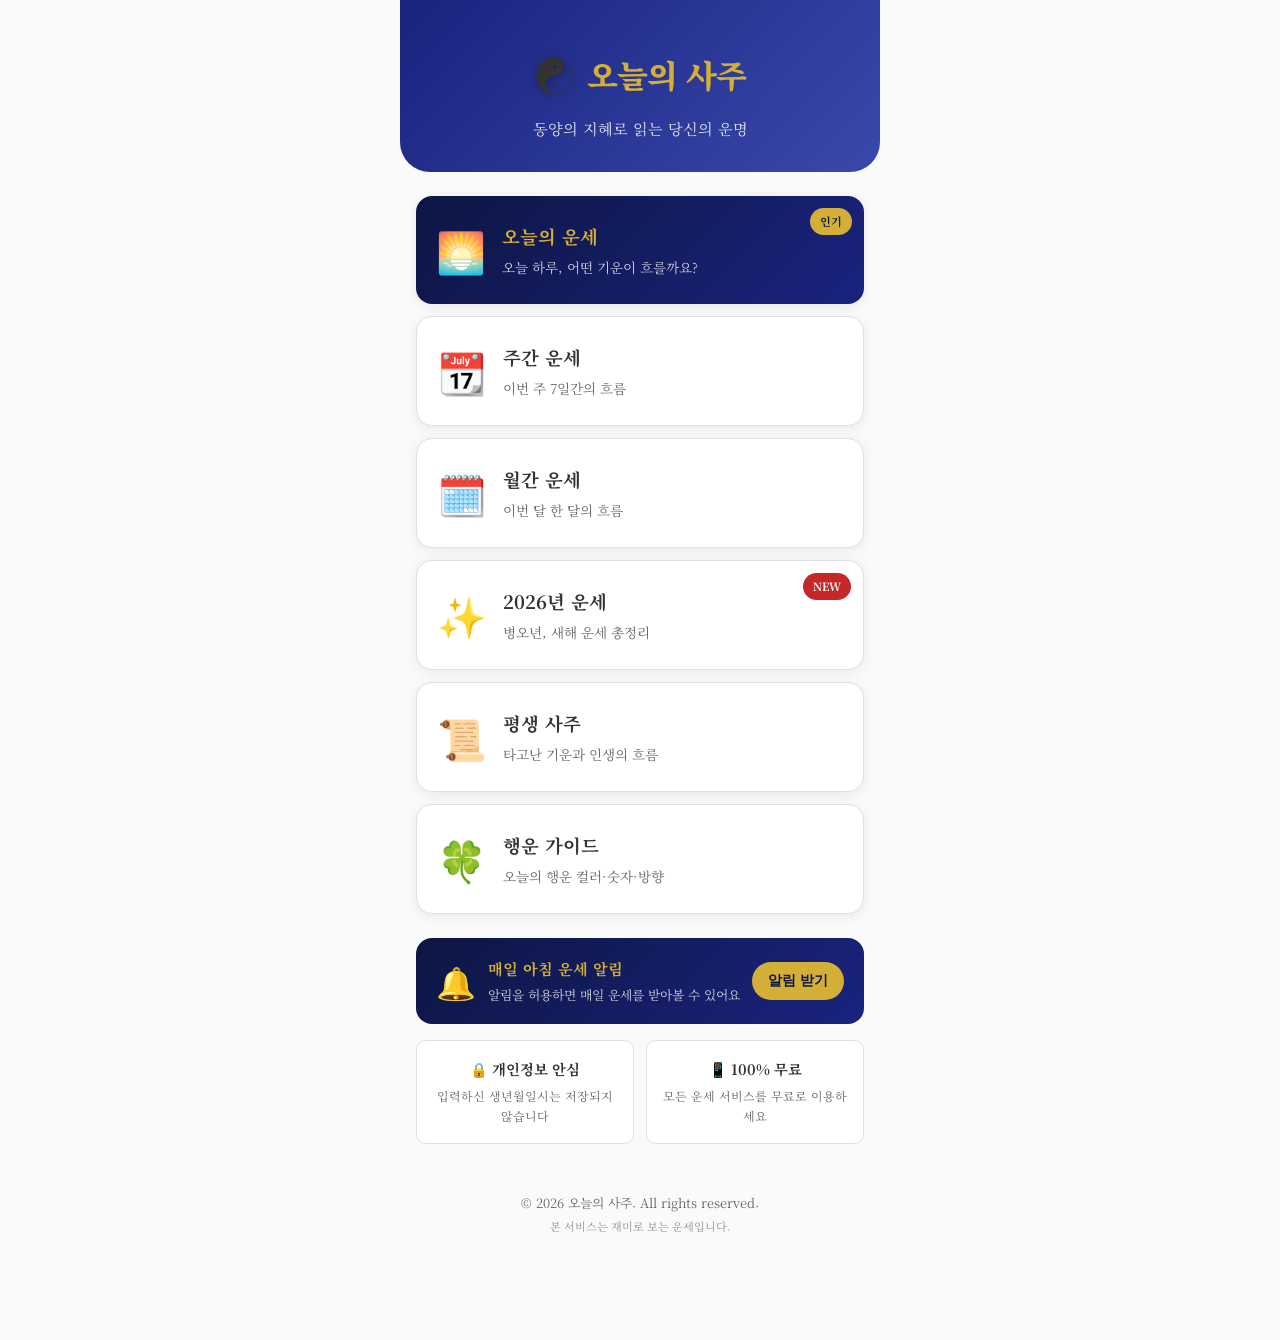
<file: index.html>
<!DOCTYPE html>
<html lang="ko">
<head>
    <meta charset="UTF-8">
    <meta name="viewport" content="width=device-width, initial-scale=1.0">
    <title>오늘의 사주 - 당신의 운세를 확인하세요</title>
    <link rel="stylesheet" href="style.css">
    <link rel="manifest" href="manifest.json">
    <meta name="theme-color" content="#D4AF37">
    <meta name="description" content="오늘의 사주 - 무료 사주팔자, 오늘의 운세, 2026년 운세를 확인하세요">
    <meta property="og:title" content="오늘의 사주">
    <meta property="og:description" content="당신의 운세를 확인하세요">
    <link rel="preconnect" href="https://fonts.googleapis.com">
    <link href="https://fonts.googleapis.com/css2?family=Noto+Serif+KR:wght@400;500;700;900&display=swap" rel="stylesheet">
    <link rel="apple-touch-icon" href="icon-192.png">
    <script async src="https://pagead2.googlesyndication.com/pagead/js/adsbygoogle.js?client=ca-pub-2106794404900276"
     crossorigin="anonymous"></script>
</head>
<body>
    <!-- 상단 배너 광고 -->
    <ins class="adsbygoogle"
         style="display:block"
         data-ad-client="ca-pub-2106794404900276"
         data-ad-slot="1956935995"
         data-ad-format="auto"
         data-full-width-responsive="true"></ins>
    <script>
         (adsbygoogle = window.adsbygoogle || []).push({});
    </script>

    <div class="container">
        <header class="main-header">
            <div class="logo">
                <span class="logo-icon">☯</span>
                <h1>오늘의 사주</h1>
            </div>
            <p class="tagline">동양의 지혜로 읽는 당신의 운명</p>
        </header>

        <main class="menu-section">
            <div class="menu-grid">
                <!-- 오늘의 운세 -->
                <a href="input.html?type=today" class="menu-card featured">
                    <div class="card-icon">🌅</div>
                    <div class="card-content">
                        <h2>오늘의 운세</h2>
                        <p>오늘 하루, 어떤 기운이 흐를까요?</p>
                    </div>
                    <span class="card-badge">인기</span>
                </a>

                <!-- 주간 운세 -->
                <a href="input.html?type=weekly" class="menu-card">
                    <div class="card-icon">📆</div>
                    <div class="card-content">
                        <h2>주간 운세</h2>
                        <p>이번 주 7일간의 흐름</p>
                    </div>
                </a>

                <!-- 월간 운세 -->
                <a href="input.html?type=monthly" class="menu-card">
                    <div class="card-icon">🗓️</div>
                    <div class="card-content">
                        <h2>월간 운세</h2>
                        <p>이번 달 한 달의 흐름</p>
                    </div>
                </a>

                <!-- 2026년 운세 -->
                <a href="input.html?type=year2026" class="menu-card">
                    <div class="card-icon">✨</div>
                    <div class="card-content">
                        <h2>2026년 운세</h2>
                        <p>병오년, 새해 운세 총정리</p>
                    </div>
                    <span class="card-badge new">NEW</span>
                </a>

                <!-- 평생 사주 -->
                <a href="input.html?type=lifetime" class="menu-card">
                    <div class="card-icon">📜</div>
                    <div class="card-content">
                        <h2>평생 사주</h2>
                        <p>타고난 기운과 인생의 흐름</p>
                    </div>
                </a>

                <!-- 행운 가이드 -->
                <a href="input.html?type=luck" class="menu-card">
                    <div class="card-icon">🍀</div>
                    <div class="card-content">
                        <h2>행운 가이드</h2>
                        <p>오늘의 행운 컬러·숫자·방향</p>
                    </div>
                </a>
            </div>
        </main>

        <!-- 중간 피드 광고 -->
        <ins class="adsbygoogle"
             style="display:block"
             data-ad-format="fluid"
             data-ad-client="ca-pub-2106794404900276"
             data-ad-slot="1956935995"></ins>
        <script>
             (adsbygoogle = window.adsbygoogle || []).push({});
        </script>

        <!-- 알림 신청 배너 -->
        <section class="notification-banner" id="notification-banner">
            <div class="banner-content">
                <span class="banner-icon">🔔</span>
                <div class="banner-text">
                    <strong>매일 아침 운세 알림</strong>
                    <p>알림을 허용하면 매일 운세를 받아볼 수 있어요</p>
                </div>
                <button class="banner-btn" id="subscribe-notification">알림 받기</button>
            </div>
        </section>

        <section class="info-section">
            <div class="info-card">
                <h3>🔒 개인정보 안심</h3>
                <p>입력하신 생년월일시는 저장되지 않습니다</p>
            </div>
            <div class="info-card">
                <h3>📱 100% 무료</h3>
                <p>모든 운세 서비스를 무료로 이용하세요</p>
            </div>
        </section>

        <footer class="main-footer">
            <p>© 2026 오늘의 사주. All rights reserved.</p>
            <p class="disclaimer">본 서비스는 재미로 보는 운세입니다.</p>
        </footer>
    </div>

    <script src="main.js"></script>
    <script src="notification.js"></script>
    <script>
        // 이미 입력한 데이터가 있으면 바로 결과 보기 가능
        document.addEventListener('DOMContentLoaded', () => {
            const sajuData = sessionStorage.getItem('sajuData');

            if (sajuData) {
                // 메뉴 카드 클릭 시 바로 결과 페이지로
                document.querySelectorAll('.menu-card').forEach(card => {
                    card.addEventListener('click', (e) => {
                        e.preventDefault();
                        const href = card.getAttribute('href');
                        const type = new URLSearchParams(href.split('?')[1]).get('type');

                        const data = JSON.parse(sajuData);
                        data.type = type;
                        sessionStorage.setItem('sajuData', JSON.stringify(data));

                        window.location.href = 'loading.html';
                    });
                });

                // 저장된 정보 표시
                const data = JSON.parse(sajuData);
                const infoSection = document.querySelector('.info-section');
                const savedInfoHTML = `
                    <div class="info-card saved-info" style="grid-column: 1 / -1; background: linear-gradient(135deg, #1a237e, #3949ab); color: white;">
                        <h3 style="color: #D4AF37;">✨ 저장된 생년월일</h3>
                        <p style="color: rgba(255,255,255,0.9);">${data.year}년 ${data.month}월 ${data.day}일</p>
                        <button id="reset-data" style="margin-top: 10px; padding: 8px 16px; background: rgba(255,255,255,0.2); border: 1px solid rgba(255,255,255,0.3); color: white; border-radius: 20px; cursor: pointer; font-size: 0.8rem;">다른 생년월일로 보기</button>
                    </div>
                `;
                infoSection.insertAdjacentHTML('afterbegin', savedInfoHTML);

                // 리셋 버튼
                document.getElementById('reset-data').addEventListener('click', (e) => {
                    e.stopPropagation();
                    sessionStorage.removeItem('sajuData');
                    window.location.reload();
                });
            }

            // 알림 배너 처리
            const notificationBanner = document.getElementById('notification-banner');
            const subscribeBtn = document.getElementById('subscribe-notification');

            if (isNotificationSubscribed()) {
                // 이미 구독 중이면 배너 숨김
                notificationBanner.style.display = 'none';
            }

            subscribeBtn?.addEventListener('click', async () => {
                const success = await subscribeNotification();
                if (success) {
                    notificationBanner.style.display = 'none';
                }
            });
        });
    </script>
</body>
</html>
</file>
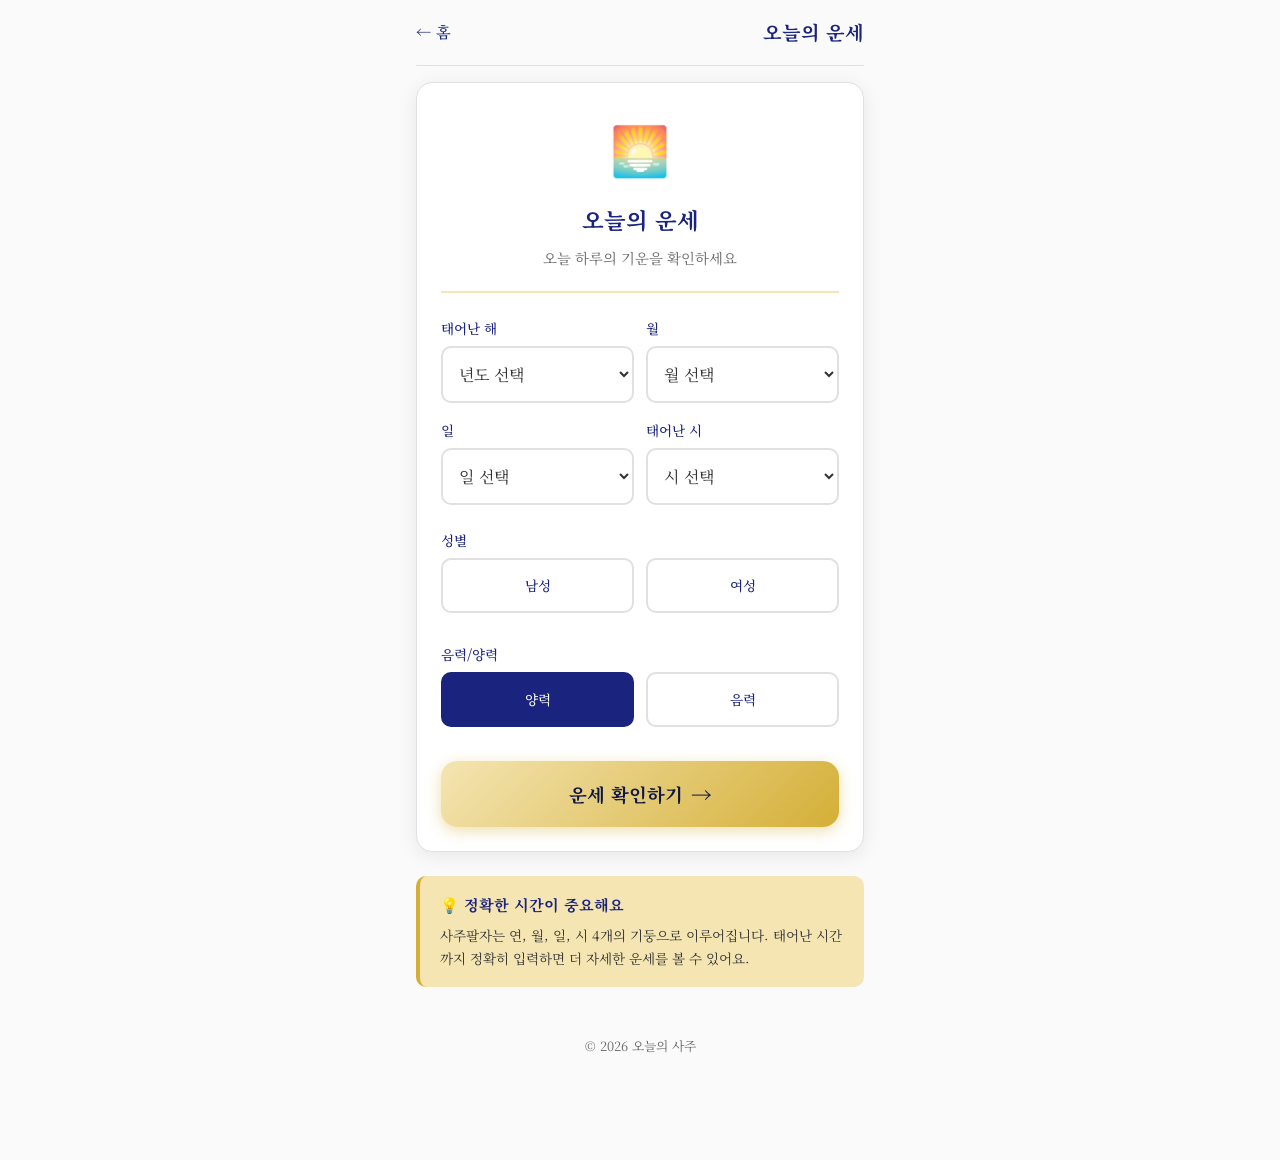
<file: input.html>
<!DOCTYPE html>
<html lang="ko">
<head>
    <meta charset="UTF-8">
    <meta name="viewport" content="width=device-width, initial-scale=1.0">
    <title>생년월일 입력 - 오늘의 사주</title>
    <link rel="stylesheet" href="style.css">
    <link rel="preconnect" href="https://fonts.googleapis.com">
    <link href="https://fonts.googleapis.com/css2?family=Noto+Serif+KR:wght@400;500;700;900&display=swap" rel="stylesheet">
    <script async src="https://pagead2.googlesyndication.com/pagead/js/adsbygoogle.js?client=ca-pub-2106794404900276"
     crossorigin="anonymous"></script>
</head>
<body>
    <!-- 상단 배너 광고 -->
    <!-- AD: TOP_BANNER - 320x100 or Responsive -->

    <div class="container">
        <header class="sub-header">
            <a href="index.html" class="back-btn">← 홈</a>
            <h1 id="page-title">운세 보기</h1>
        </header>

        <main class="input-section">
            <div class="input-card">
                <div class="input-header">
                    <span class="input-icon" id="type-icon">🌅</span>
                    <h2 id="type-title">오늘의 운세</h2>
                    <p id="type-desc">생년월일시를 입력해주세요</p>
                </div>

                <form id="saju-form" class="saju-form">
                    <div class="form-row">
                        <div class="form-group">
                            <label for="year">태어난 해</label>
                            <select id="year" required>
                                <option value="">년도 선택</option>
                            </select>
                        </div>
                        <div class="form-group">
                            <label for="month">월</label>
                            <select id="month" required>
                                <option value="">월 선택</option>
                            </select>
                        </div>
                    </div>

                    <div class="form-row">
                        <div class="form-group">
                            <label for="day">일</label>
                            <select id="day" required>
                                <option value="">일 선택</option>
                            </select>
                        </div>
                        <div class="form-group">
                            <label for="hour">태어난 시</label>
                            <select id="hour" required>
                                <option value="">시 선택</option>
                                <option value="0">자시 (23:30~01:30)</option>
                                <option value="1">축시 (01:30~03:30)</option>
                                <option value="2">인시 (03:30~05:30)</option>
                                <option value="3">묘시 (05:30~07:30)</option>
                                <option value="4">진시 (07:30~09:30)</option>
                                <option value="5">사시 (09:30~11:30)</option>
                                <option value="6">오시 (11:30~13:30)</option>
                                <option value="7">미시 (13:30~15:30)</option>
                                <option value="8">신시 (15:30~17:30)</option>
                                <option value="9">유시 (17:30~19:30)</option>
                                <option value="10">술시 (19:30~21:30)</option>
                                <option value="11">해시 (21:30~23:30)</option>
                                <option value="-1">모름</option>
                            </select>
                        </div>
                    </div>

                    <div class="form-group gender-group">
                        <label>성별</label>
                        <div class="gender-buttons">
                            <input type="radio" id="male" name="gender" value="male" required>
                            <label for="male" class="gender-btn">남성</label>
                            <input type="radio" id="female" name="gender" value="female">
                            <label for="female" class="gender-btn">여성</label>
                        </div>
                    </div>

                    <div class="form-group calendar-group">
                        <label>음력/양력</label>
                        <div class="calendar-buttons">
                            <input type="radio" id="solar" name="calendar" value="solar" checked>
                            <label for="solar" class="calendar-btn">양력</label>
                            <input type="radio" id="lunar" name="calendar" value="lunar">
                            <label for="lunar" class="calendar-btn">음력</label>
                        </div>
                    </div>

                    <button type="submit" class="submit-btn">
                        <span>운세 확인하기</span>
                        <span class="btn-icon">→</span>
                    </button>
                </form>
            </div>
        </main>

        <!-- 중간 피드 광고 -->
        <!-- AD: FEED_NATIVE - In-feed Native Ad -->

        <section class="tip-section">
            <div class="tip-card">
                <h3>💡 정확한 시간이 중요해요</h3>
                <p>사주팔자는 연, 월, 일, 시 4개의 기둥으로 이루어집니다. 태어난 시간까지 정확히 입력하면 더 자세한 운세를 볼 수 있어요.</p>
            </div>
        </section>

        <footer class="main-footer">
            <p>© 2026 오늘의 사주</p>
        </footer>
    </div>

    <!-- 하단 고정 광고 -->
    <!-- AD: BOTTOM_STICKY - 320x50 Anchor Ad -->

    <script src="main.js"></script>
    <script>
        // 페이지 타입에 따른 UI 업데이트
        document.addEventListener('DOMContentLoaded', () => {
            const params = new URLSearchParams(window.location.search);
            const type = params.get('type') || 'today';

            const typeConfig = {
                today: { icon: '🌅', title: '오늘의 운세', desc: '오늘 하루의 기운을 확인하세요' },
                weekly: { icon: '📆', title: '주간 운세', desc: '이번 주 7일간의 흐름을 봅니다' },
                monthly: { icon: '🗓️', title: '월간 운세', desc: '이번 달 한 달의 흐름을 봅니다' },
                year2026: { icon: '✨', title: '2026년 운세', desc: '병오년 한 해 운세를 확인하세요' },
                lifetime: { icon: '📜', title: '평생 사주', desc: '타고난 기운과 인생의 흐름을 봅니다' },
                luck: { icon: '🍀', title: '행운 가이드', desc: '오늘의 행운 정보를 확인하세요' }
            };

            const config = typeConfig[type] || typeConfig.today;
            document.getElementById('type-icon').textContent = config.icon;
            document.getElementById('type-title').textContent = config.title;
            document.getElementById('type-desc').textContent = config.desc;
            document.getElementById('page-title').textContent = config.title;

            // 년도 옵션 생성
            const yearSelect = document.getElementById('year');
            const currentYear = new Date().getFullYear();
            for (let y = currentYear; y >= 1920; y--) {
                const option = document.createElement('option');
                option.value = y;
                option.textContent = y + '년';
                yearSelect.appendChild(option);
            }

            // 월 옵션 생성
            const monthSelect = document.getElementById('month');
            for (let m = 1; m <= 12; m++) {
                const option = document.createElement('option');
                option.value = m;
                option.textContent = m + '월';
                monthSelect.appendChild(option);
            }

            // 일 옵션 생성
            const daySelect = document.getElementById('day');
            for (let d = 1; d <= 31; d++) {
                const option = document.createElement('option');
                option.value = d;
                option.textContent = d + '일';
                daySelect.appendChild(option);
            }

            // 폼 제출
            document.getElementById('saju-form').addEventListener('submit', (e) => {
                e.preventDefault();

                const formData = {
                    type: type,
                    year: document.getElementById('year').value,
                    month: document.getElementById('month').value,
                    day: document.getElementById('day').value,
                    hour: document.getElementById('hour').value,
                    gender: document.querySelector('input[name="gender"]:checked')?.value,
                    calendar: document.querySelector('input[name="calendar"]:checked')?.value
                };

                // sessionStorage에 저장
                sessionStorage.setItem('sajuData', JSON.stringify(formData));

                // 로딩 페이지로 이동
                window.location.href = 'loading.html';
            });
        });
    </script>
</body>
</html>
</file>
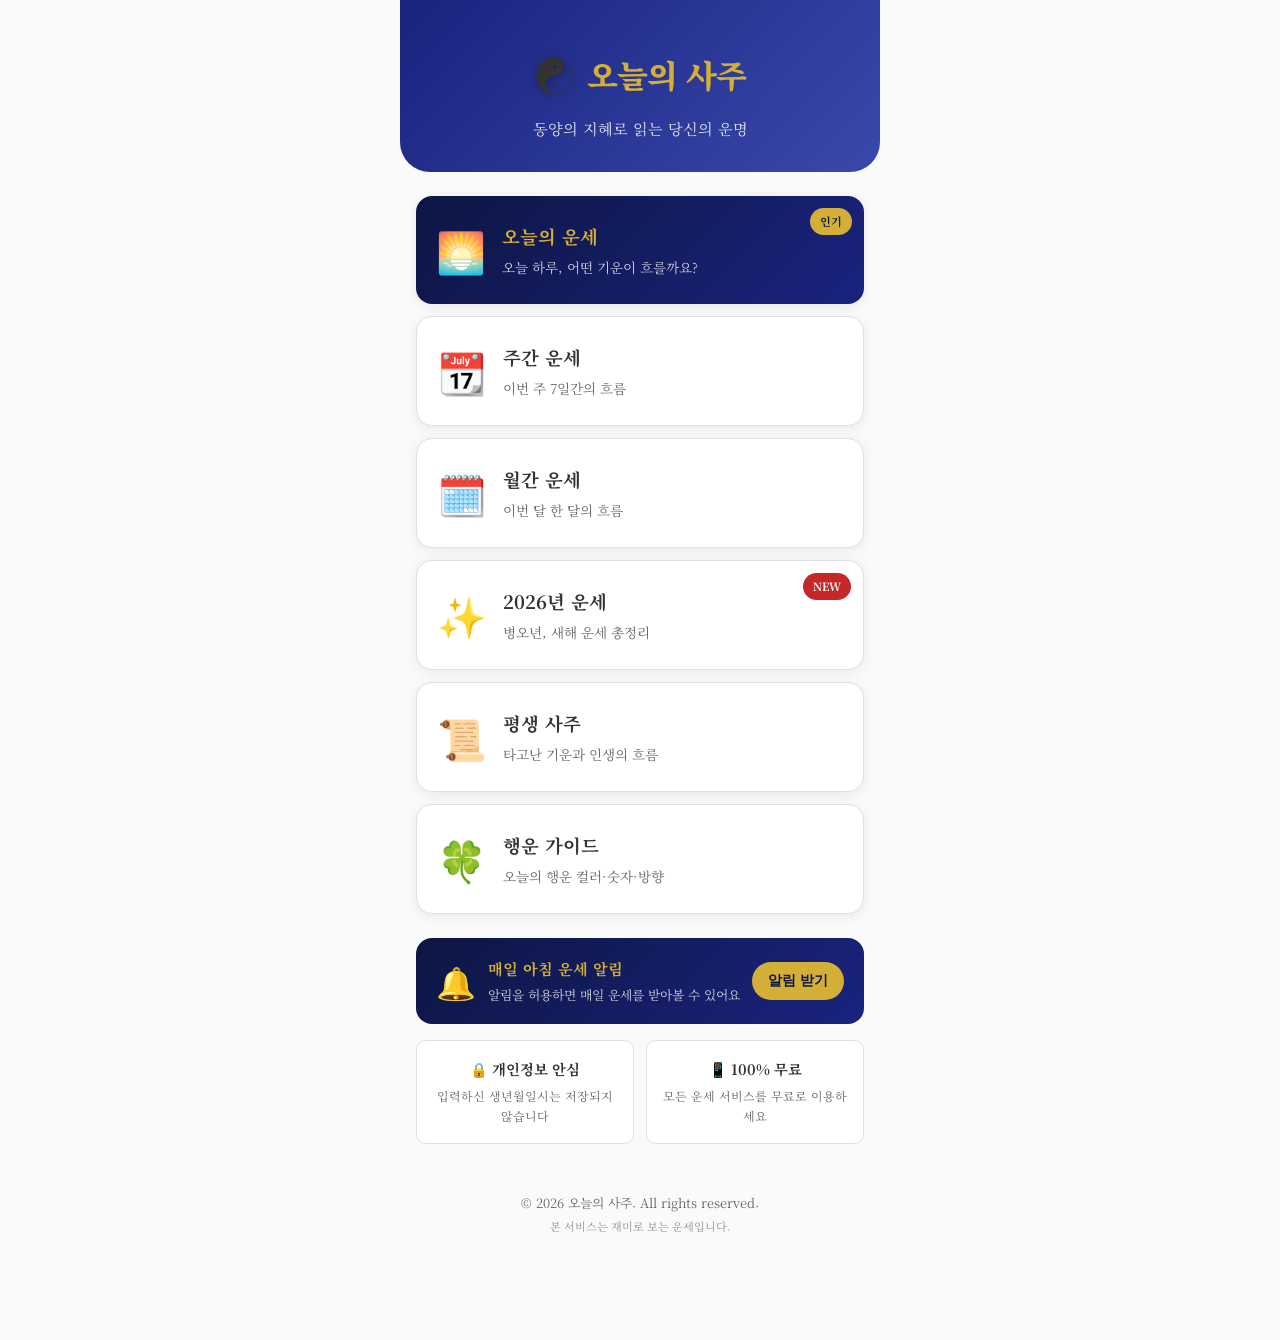
<file: loading.html>
<!DOCTYPE html>
<html lang="ko">
<head>
    <meta charset="UTF-8">
    <meta name="viewport" content="width=device-width, initial-scale=1.0">
    <title>운세 분석 중... - 오늘의 사주</title>
    <link rel="stylesheet" href="style.css">
    <link rel="preconnect" href="https://fonts.googleapis.com">
    <link href="https://fonts.googleapis.com/css2?family=Noto+Serif+KR:wght@400;500;700;900&display=swap" rel="stylesheet">
    <script async src="https://pagead2.googlesyndication.com/pagead/js/adsbygoogle.js?client=ca-pub-2106794404900276"
     crossorigin="anonymous"></script>
</head>
<body class="loading-page">
    <!-- 전면 광고 삽입 위치 -->
    <!-- AD: INTERSTITIAL - Full Screen Interstitial Ad -->
    <!-- 이 페이지에서 전면 광고를 3초간 노출 후 result.html로 이동 -->

    <div class="container">
        <div class="loading-content">
            <div class="loading-animation">
                <div class="yin-yang">
                    <div class="yin-yang-inner"></div>
                </div>
            </div>

            <div class="loading-text">
                <h1>운세를 분석하고 있습니다</h1>
                <p class="loading-status" id="loading-status">사주팔자를 계산하는 중...</p>
            </div>

            <div class="loading-steps">
                <div class="step active" id="step1">
                    <span class="step-icon">📅</span>
                    <span class="step-text">생년월일시 확인</span>
                </div>
                <div class="step" id="step2">
                    <span class="step-icon">🔮</span>
                    <span class="step-text">사주팔자 계산</span>
                </div>
                <div class="step" id="step3">
                    <span class="step-icon">⚖️</span>
                    <span class="step-text">오행 분석</span>
                </div>
                <div class="step" id="step4">
                    <span class="step-icon">✨</span>
                    <span class="step-text">운세 해석</span>
                </div>
            </div>

            <div class="loading-tip">
                <p id="tip-text">💡 사주팔자는 연주, 월주, 일주, 시주 4개의 기둥으로 이루어져 있습니다.</p>
            </div>
        </div>
    </div>

    <script>
        const tips = [
            "💡 사주팔자는 연주, 월주, 일주, 시주 4개의 기둥으로 이루어져 있습니다.",
            "💡 일주(일간)는 '나'를 나타내며, 사주에서 가장 중요한 기둥입니다.",
            "💡 오행(목, 화, 토, 금, 수)의 균형이 좋은 삶의 비결입니다.",
            "💡 천간은 하늘의 기운, 지지는 땅의 기운을 나타냅니다.",
            "💡 음양의 조화가 건강과 행운의 기본입니다."
        ];

        const statuses = [
            "사주팔자를 계산하는 중...",
            "천간과 지지를 분석하는 중...",
            "오행의 균형을 살피는 중...",
            "운세를 해석하는 중...",
            "결과를 정리하는 중..."
        ];

        let currentStep = 0;
        let tipIndex = 0;

        // 로딩 애니메이션
        function updateLoading() {
            currentStep++;

            if (currentStep <= 4) {
                document.getElementById('step' + currentStep).classList.add('active');
                document.getElementById('loading-status').textContent = statuses[currentStep];
            }

            if (currentStep >= 5) {
                // 결과 페이지로 이동
                window.location.href = 'result.html';
            }
        }

        // 팁 변경
        function changeTip() {
            tipIndex = (tipIndex + 1) % tips.length;
            document.getElementById('tip-text').textContent = tips[tipIndex];
        }

        // 데이터 확인
        document.addEventListener('DOMContentLoaded', () => {
            const sajuData = sessionStorage.getItem('sajuData');
            if (!sajuData) {
                // 데이터가 없으면 메인으로
                window.location.href = 'index.html';
                return;
            }

            // 로딩 스텝 진행 (각 0.8초)
            setInterval(updateLoading, 800);

            // 팁 변경 (2초마다)
            setInterval(changeTip, 2000);
        });
    </script>
</body>
</html>
</file>
<file: style.css>
/* ===================================
   오늘의 사주 - 화이트 + 골드 + 네이비 테마
   =================================== */

:root {
    /* 메인 컬러 */
    --white: #ffffff;
    --off-white: #fafafa;
    --light-gray: #f5f5f5;
    --gray: #e0e0e0;
    --dark-gray: #666666;
    --text-color: #333333;

    /* 포인트 컬러 */
    --gold: #D4AF37;
    --gold-light: #F4E5B2;
    --gold-dark: #B8960C;
    --navy: #1a237e;
    --navy-light: #3949ab;
    --navy-dark: #0d1642;

    /* 오행 색상 */
    --wood: #2E7D32;
    --fire: #C62828;
    --earth: #F9A825;
    --metal: #757575;
    --water: #1565C0;

    /* 기타 */
    --shadow: rgba(0, 0, 0, 0.08);
    --shadow-strong: rgba(0, 0, 0, 0.15);
    --radius: 16px;
    --radius-sm: 10px;

    --font-family: 'Noto Serif KR', serif;
}

* {
    margin: 0;
    padding: 0;
    box-sizing: border-box;
}

html {
    scroll-behavior: smooth;
}

body {
    font-family: var(--font-family);
    background-color: var(--off-white);
    color: var(--text-color);
    line-height: 1.7;
    min-height: 100vh;
}

.container {
    max-width: 480px;
    margin: 0 auto;
    padding: 0 16px;
    padding-bottom: 80px; /* 하단 광고 공간 */
}

/* ===================================
   메인 페이지 (index.html)
   =================================== */

.main-header {
    text-align: center;
    padding: 40px 20px 30px;
    background: linear-gradient(135deg, var(--navy) 0%, var(--navy-light) 100%);
    margin: 0 -16px 24px;
    border-radius: 0 0 30px 30px;
}

.logo {
    display: flex;
    align-items: center;
    justify-content: center;
    gap: 12px;
    margin-bottom: 8px;
}

.logo-icon {
    font-size: 2.5rem;
    filter: drop-shadow(0 2px 4px rgba(0,0,0,0.3));
}

.main-header h1 {
    color: var(--gold);
    font-size: 2rem;
    font-weight: 900;
    letter-spacing: -1px;
}

.tagline {
    color: rgba(255,255,255,0.85);
    font-size: 0.95rem;
}

/* 메뉴 그리드 */
.menu-section {
    margin-bottom: 24px;
}

.menu-grid {
    display: flex;
    flex-direction: column;
    gap: 12px;
}

.menu-card {
    display: flex;
    align-items: center;
    gap: 16px;
    padding: 20px;
    background: var(--white);
    border-radius: var(--radius);
    text-decoration: none;
    color: var(--text-color);
    box-shadow: 0 2px 12px var(--shadow);
    transition: all 0.3s ease;
    position: relative;
    overflow: hidden;
    border: 1px solid var(--gray);
}

.menu-card:hover {
    transform: translateY(-3px);
    box-shadow: 0 8px 25px var(--shadow-strong);
    border-color: var(--gold);
}

.menu-card.featured {
    background: linear-gradient(135deg, var(--navy-dark) 0%, var(--navy) 100%);
    color: var(--white);
    border: none;
}

.menu-card.featured h2 {
    color: var(--gold);
}

.menu-card.featured p {
    color: rgba(255,255,255,0.8);
}

.card-icon {
    font-size: 2.5rem;
    flex-shrink: 0;
}

.card-content h2 {
    font-size: 1.15rem;
    font-weight: 700;
    margin-bottom: 4px;
}

.card-content p {
    font-size: 0.85rem;
    color: var(--dark-gray);
}

.card-badge {
    position: absolute;
    top: 12px;
    right: 12px;
    background: var(--gold);
    color: var(--navy-dark);
    font-size: 0.7rem;
    font-weight: 700;
    padding: 4px 10px;
    border-radius: 20px;
}

.card-badge.new {
    background: var(--fire);
    color: white;
}

/* 정보 섹션 */
.info-section {
    display: grid;
    grid-template-columns: 1fr 1fr;
    gap: 12px;
    margin-bottom: 24px;
}

.info-card {
    background: var(--white);
    padding: 16px;
    border-radius: var(--radius-sm);
    text-align: center;
    border: 1px solid var(--gray);
}

.info-card h3 {
    font-size: 0.9rem;
    margin-bottom: 4px;
}

.info-card p {
    font-size: 0.75rem;
    color: var(--dark-gray);
}

/* 알림 배너 */
.notification-banner {
    background: linear-gradient(135deg, var(--navy-dark) 0%, var(--navy) 100%);
    border-radius: var(--radius);
    padding: 16px 20px;
    margin-bottom: 16px;
}

.banner-content {
    display: flex;
    align-items: center;
    gap: 12px;
}

.banner-icon {
    font-size: 2rem;
}

.banner-text {
    flex: 1;
}

.banner-text strong {
    color: var(--gold);
    font-size: 0.95rem;
    display: block;
    margin-bottom: 2px;
}

.banner-text p {
    color: rgba(255,255,255,0.8);
    font-size: 0.8rem;
    margin: 0;
}

.banner-btn {
    background: var(--gold);
    color: var(--navy-dark);
    border: none;
    padding: 10px 16px;
    border-radius: 20px;
    font-weight: 700;
    font-size: 0.85rem;
    cursor: pointer;
    white-space: nowrap;
    transition: all 0.3s;
}

.banner-btn:hover {
    transform: scale(1.05);
    box-shadow: 0 4px 15px rgba(212, 175, 55, 0.4);
}

/* 푸터 */
.main-footer {
    text-align: center;
    padding: 24px 16px;
    color: var(--dark-gray);
    font-size: 0.8rem;
}

.disclaimer {
    margin-top: 4px;
    font-size: 0.7rem;
    opacity: 0.7;
}

/* ===================================
   입력 페이지 (input.html)
   =================================== */

.sub-header {
    display: flex;
    align-items: center;
    justify-content: space-between;
    padding: 16px 0;
    margin-bottom: 16px;
    border-bottom: 1px solid var(--gray);
}

.sub-header h1 {
    font-size: 1.2rem;
    color: var(--navy);
}

.back-btn {
    color: var(--navy);
    text-decoration: none;
    font-size: 0.95rem;
    font-weight: 500;
}

.input-section {
    margin-bottom: 24px;
}

.input-card {
    background: var(--white);
    border-radius: var(--radius);
    padding: 24px;
    box-shadow: 0 4px 20px var(--shadow);
    border: 1px solid var(--gray);
}

.input-header {
    text-align: center;
    margin-bottom: 24px;
    padding-bottom: 20px;
    border-bottom: 2px solid var(--gold-light);
}

.input-icon {
    font-size: 3rem;
    display: block;
    margin-bottom: 12px;
}

.input-header h2 {
    font-size: 1.4rem;
    color: var(--navy);
    margin-bottom: 8px;
}

.input-header p {
    color: var(--dark-gray);
    font-size: 0.9rem;
}

/* 폼 스타일 */
.saju-form {
    display: flex;
    flex-direction: column;
    gap: 16px;
}

.form-row {
    display: grid;
    grid-template-columns: 1fr 1fr;
    gap: 12px;
}

.form-group {
    display: flex;
    flex-direction: column;
}

.form-group label {
    font-size: 0.85rem;
    font-weight: 500;
    color: var(--navy);
    margin-bottom: 6px;
}

.form-group select {
    padding: 14px 12px;
    font-size: 1rem;
    font-family: var(--font-family);
    border: 2px solid var(--gray);
    border-radius: var(--radius-sm);
    background: var(--white);
    color: var(--text-color);
    cursor: pointer;
    transition: border-color 0.3s;
}

.form-group select:focus {
    outline: none;
    border-color: var(--gold);
}

/* 성별/음양력 버튼 */
.gender-group,
.calendar-group {
    margin-top: 8px;
}

.gender-buttons,
.calendar-buttons {
    display: flex;
    gap: 12px;
}

.gender-buttons input,
.calendar-buttons input {
    display: none;
}

.gender-btn,
.calendar-btn {
    flex: 1;
    padding: 14px;
    text-align: center;
    border: 2px solid var(--gray);
    border-radius: var(--radius-sm);
    cursor: pointer;
    font-size: 0.95rem;
    font-weight: 500;
    transition: all 0.3s;
}

.gender-buttons input:checked + .gender-btn,
.calendar-buttons input:checked + .calendar-btn {
    background: var(--navy);
    color: var(--white);
    border-color: var(--navy);
}

/* 제출 버튼 */
.submit-btn {
    display: flex;
    align-items: center;
    justify-content: center;
    gap: 8px;
    width: 100%;
    padding: 18px;
    margin-top: 12px;
    font-size: 1.15rem;
    font-weight: 700;
    font-family: var(--font-family);
    color: var(--navy-dark);
    background: linear-gradient(135deg, var(--gold-light) 0%, var(--gold) 100%);
    border: none;
    border-radius: var(--radius);
    cursor: pointer;
    transition: all 0.3s;
    box-shadow: 0 4px 15px rgba(212, 175, 55, 0.4);
}

.submit-btn:hover {
    transform: translateY(-2px);
    box-shadow: 0 6px 20px rgba(212, 175, 55, 0.5);
}

.btn-icon {
    font-size: 1.3rem;
}

/* 팁 섹션 */
.tip-section {
    margin-bottom: 24px;
}

.tip-card {
    background: var(--gold-light);
    padding: 16px 20px;
    border-radius: var(--radius-sm);
    border-left: 4px solid var(--gold);
}

.tip-card h3 {
    font-size: 0.95rem;
    color: var(--navy);
    margin-bottom: 6px;
}

.tip-card p {
    font-size: 0.85rem;
    color: var(--text-color);
}

/* ===================================
   로딩 페이지 (loading.html)
   =================================== */

.loading-page {
    background: linear-gradient(180deg, var(--navy-dark) 0%, var(--navy) 100%);
    min-height: 100vh;
    display: flex;
    align-items: center;
    justify-content: center;
}

.loading-page .container {
    padding-bottom: 0;
}

.loading-content {
    text-align: center;
    color: var(--white);
    padding: 40px 20px;
}

/* 음양 회전 애니메이션 */
.loading-animation {
    margin-bottom: 32px;
}

.yin-yang {
    width: 100px;
    height: 100px;
    margin: 0 auto;
    background: linear-gradient(to right, var(--white) 50%, var(--navy-dark) 50%);
    border-radius: 50%;
    position: relative;
    animation: rotate 2s linear infinite;
}

.yin-yang::before,
.yin-yang::after {
    content: '';
    position: absolute;
    width: 50px;
    height: 50px;
    border-radius: 50%;
}

.yin-yang::before {
    background: var(--white);
    top: 0;
    left: 25px;
}

.yin-yang::after {
    background: var(--navy-dark);
    bottom: 0;
    left: 25px;
}

.yin-yang-inner {
    position: absolute;
    width: 16px;
    height: 16px;
    border-radius: 50%;
    top: 17px;
    left: 42px;
    background: var(--navy-dark);
    z-index: 1;
}

.yin-yang-inner::after {
    content: '';
    position: absolute;
    width: 16px;
    height: 16px;
    border-radius: 50%;
    background: var(--white);
    top: 50px;
}

@keyframes rotate {
    from { transform: rotate(0deg); }
    to { transform: rotate(360deg); }
}

.loading-text h1 {
    font-size: 1.4rem;
    color: var(--gold);
    margin-bottom: 8px;
}

.loading-status {
    font-size: 0.95rem;
    opacity: 0.8;
}

.loading-steps {
    display: flex;
    flex-direction: column;
    gap: 12px;
    margin: 32px 0;
    text-align: left;
    max-width: 280px;
    margin-left: auto;
    margin-right: auto;
}

.step {
    display: flex;
    align-items: center;
    gap: 12px;
    padding: 12px 16px;
    background: rgba(255,255,255,0.1);
    border-radius: var(--radius-sm);
    opacity: 0.4;
    transition: all 0.3s;
}

.step.active {
    opacity: 1;
    background: rgba(212, 175, 55, 0.2);
    border: 1px solid var(--gold);
}

.step-icon {
    font-size: 1.2rem;
}

.step-text {
    font-size: 0.9rem;
}

.loading-tip {
    margin-top: 24px;
    padding: 16px;
    background: rgba(255,255,255,0.1);
    border-radius: var(--radius-sm);
}

.loading-tip p {
    font-size: 0.85rem;
    opacity: 0.9;
}

/* ===================================
   결과 페이지 (result.html)
   =================================== */

.result-header {
    display: flex;
    align-items: center;
    justify-content: space-between;
    padding: 16px 0;
    margin-bottom: 16px;
    border-bottom: 1px solid var(--gray);
}

.result-header h1 {
    font-size: 1.2rem;
    color: var(--navy);
}

.result-header .share-btn {
    background: var(--gold);
    color: var(--navy-dark);
    border: none;
    padding: 8px 16px;
    border-radius: 20px;
    font-size: 0.85rem;
    font-weight: 600;
    cursor: pointer;
}

/* 결과 카드 공통 */
.result-card {
    background: var(--white);
    border-radius: var(--radius);
    padding: 24px;
    margin-bottom: 16px;
    box-shadow: 0 2px 12px var(--shadow);
    border: 1px solid var(--gray);
}

.card-header {
    margin-bottom: 20px;
    padding-bottom: 12px;
    border-bottom: 2px solid var(--gold-light);
}

.card-header h2 {
    font-size: 1.15rem;
    color: var(--navy);
}

/* 사주 테이블 */
.saju-table {
    margin-bottom: 20px;
}

.saju-row {
    display: grid;
    grid-template-columns: repeat(4, 1fr);
    gap: 8px;
}

.saju-cell {
    text-align: center;
    padding: 8px;
}

.header-row .saju-cell {
    font-size: 0.8rem;
    color: var(--dark-gray);
    font-weight: 500;
}

.cheongan-row .saju-cell,
.jiji-row .saju-cell {
    font-size: 1.8rem;
    font-weight: 700;
    padding: 12px 8px;
    border-radius: var(--radius-sm);
    background: var(--light-gray);
    border: 2px solid var(--gray);
}

/* 오행 색상 */
.element-wood { color: var(--wood); border-color: var(--wood); background: rgba(46, 125, 50, 0.1); }
.element-fire { color: var(--fire); border-color: var(--fire); background: rgba(198, 40, 40, 0.1); }
.element-earth { color: var(--earth); border-color: var(--earth); background: rgba(249, 168, 37, 0.1); }
.element-metal { color: var(--metal); border-color: var(--metal); background: rgba(117, 117, 117, 0.1); }
.element-water { color: var(--water); border-color: var(--water); background: rgba(21, 101, 192, 0.1); }

.ilgan-summary {
    background: linear-gradient(135deg, var(--navy-dark) 0%, var(--navy) 100%);
    color: var(--white);
    padding: 20px;
    border-radius: var(--radius-sm);
    text-align: center;
}

.ilgan-summary h3 {
    color: var(--gold);
    font-size: 1.1rem;
    margin-bottom: 8px;
}

.ilgan-summary p {
    font-size: 0.95rem;
    line-height: 1.7;
}

/* 오행 에너지 차트 */
.energy-chart {
    margin-bottom: 20px;
}

.energy-bar {
    margin-bottom: 12px;
}

.energy-label {
    display: flex;
    justify-content: space-between;
    margin-bottom: 6px;
    font-size: 0.9rem;
}

.energy-label .name {
    font-weight: 500;
}

.energy-label .percent {
    color: var(--dark-gray);
}

.energy-track {
    height: 28px;
    background: var(--light-gray);
    border-radius: 14px;
    overflow: hidden;
}

.energy-fill {
    height: 100%;
    border-radius: 14px;
    display: flex;
    align-items: center;
    justify-content: flex-end;
    padding-right: 10px;
    font-size: 0.75rem;
    color: white;
    font-weight: 600;
    transition: width 1s ease-out;
}

.energy-fill.wood { background: linear-gradient(90deg, #66BB6A, var(--wood)); }
.energy-fill.fire { background: linear-gradient(90deg, #EF5350, var(--fire)); }
.energy-fill.earth { background: linear-gradient(90deg, #FFCA28, var(--earth)); }
.energy-fill.metal { background: linear-gradient(90deg, #9E9E9E, var(--metal)); }
.energy-fill.water { background: linear-gradient(90deg, #42A5F5, var(--water)); }

.energy-summary {
    background: var(--gold-light);
    padding: 16px;
    border-radius: var(--radius-sm);
    text-align: center;
    font-size: 0.95rem;
    border-left: 4px solid var(--gold);
}

/* 운세 내용 */
.fortune-content {
    line-height: 1.9;
}

.fortune-content p {
    margin-bottom: 16px;
    text-align: justify;
}

.fortune-content h3 {
    color: var(--navy);
    font-size: 1.05rem;
    margin: 24px 0 12px;
    padding-left: 12px;
    border-left: 3px solid var(--gold);
}

/* 아코디언 */
.detail-accordion {
    display: flex;
    flex-direction: column;
    gap: 10px;
}

.accordion-item {
    border: 1px solid var(--gray);
    border-radius: var(--radius-sm);
    overflow: hidden;
}

.accordion-header {
    width: 100%;
    padding: 16px;
    background: var(--light-gray);
    border: none;
    cursor: pointer;
    display: flex;
    justify-content: space-between;
    align-items: center;
    font-size: 1rem;
    font-weight: 600;
    font-family: var(--font-family);
    color: var(--text-color);
    transition: background 0.3s;
}

.accordion-header:hover {
    background: var(--gray);
}

.accordion-icon {
    transition: transform 0.3s;
    font-size: 0.8rem;
}

.accordion-item.active .accordion-icon {
    transform: rotate(180deg);
}

.accordion-body {
    max-height: 0;
    overflow: hidden;
    transition: max-height 0.4s ease;
    background: var(--white);
}

.accordion-item.active .accordion-body {
    max-height: 600px;
}

.accordion-content {
    padding: 20px;
    line-height: 1.8;
}

/* 행운 가이드 */
.luck-items {
    display: grid;
    grid-template-columns: repeat(3, 1fr);
    gap: 12px;
    margin-bottom: 24px;
}

.luck-item {
    text-align: center;
    padding: 20px 12px;
    background: var(--light-gray);
    border-radius: var(--radius-sm);
    border: 1px solid var(--gray);
}

.luck-icon {
    font-size: 2rem;
    margin-bottom: 8px;
}

.luck-label {
    font-size: 0.8rem;
    color: var(--dark-gray);
    margin-bottom: 4px;
}

.luck-value {
    font-size: 1.1rem;
    font-weight: 700;
    color: var(--navy);
}

/* 공유 섹션 */
.share-section {
    text-align: center;
    padding-top: 20px;
    border-top: 1px solid var(--gray);
}

.share-section > p {
    font-size: 0.9rem;
    color: var(--dark-gray);
    margin-bottom: 12px;
}

.share-buttons {
    display: flex;
    gap: 12px;
    justify-content: center;
}

.share-btn {
    display: flex;
    align-items: center;
    gap: 6px;
    padding: 12px 20px;
    border: none;
    border-radius: var(--radius-sm);
    font-size: 0.9rem;
    font-weight: 600;
    cursor: pointer;
    transition: all 0.3s;
}

.share-btn.kakao {
    background: #FEE500;
    color: #3C1E1E;
}

.share-btn.link {
    background: var(--light-gray);
    color: var(--text-color);
    border: 1px solid var(--gray);
}

.share-btn:hover {
    transform: translateY(-2px);
}

/* CTA 카드 */
.cta-card {
    background: linear-gradient(135deg, var(--navy-dark) 0%, var(--navy) 100%);
    text-align: center;
    color: var(--white);
}

.cta-icon {
    font-size: 2.5rem;
    margin-bottom: 12px;
}

.cta-card h3 {
    color: var(--gold);
    font-size: 1.1rem;
    margin-bottom: 8px;
}

.cta-card p {
    font-size: 0.9rem;
    opacity: 0.85;
    margin-bottom: 20px;
}

.cta-btn {
    display: inline-block;
    padding: 14px 32px;
    background: linear-gradient(135deg, var(--gold-light) 0%, var(--gold) 100%);
    color: var(--navy-dark);
    text-decoration: none;
    border-radius: var(--radius-sm);
    font-weight: 700;
    font-size: 1rem;
    transition: all 0.3s;
}

.cta-btn:hover {
    transform: translateY(-2px);
    box-shadow: 0 6px 20px rgba(212, 175, 55, 0.4);
}

/* 더보기 메뉴 */
.more-menu {
    display: grid;
    grid-template-columns: repeat(2, 1fr);
    gap: 10px;
}

.more-item {
    display: flex;
    align-items: center;
    gap: 10px;
    padding: 14px;
    background: var(--light-gray);
    border-radius: var(--radius-sm);
    text-decoration: none;
    color: var(--text-color);
    font-size: 0.9rem;
    transition: all 0.3s;
    border: 1px solid var(--gray);
}

.more-item:hover {
    background: var(--gold-light);
    border-color: var(--gold);
}

.more-item span:first-child {
    font-size: 1.3rem;
}

/* ===================================
   반응형
   =================================== */

@media (max-width: 380px) {
    .luck-items {
        grid-template-columns: 1fr;
    }

    .share-buttons {
        flex-direction: column;
    }

    .more-menu {
        grid-template-columns: 1fr;
    }

    .saju-cell {
        font-size: 1.5rem !important;
    }
}

/* ===================================
   애니메이션
   =================================== */

@keyframes fadeInUp {
    from {
        opacity: 0;
        transform: translateY(20px);
    }
    to {
        opacity: 1;
        transform: translateY(0);
    }
}

.result-card {
    animation: fadeInUp 0.5s ease forwards;
}

.result-card:nth-child(2) { animation-delay: 0.1s; }
.result-card:nth-child(3) { animation-delay: 0.2s; }
.result-card:nth-child(4) { animation-delay: 0.3s; }
.result-card:nth-child(5) { animation-delay: 0.4s; }
.result-card:nth-child(6) { animation-delay: 0.5s; }
.result-card:nth-child(7) { animation-delay: 0.6s; }
</file>
